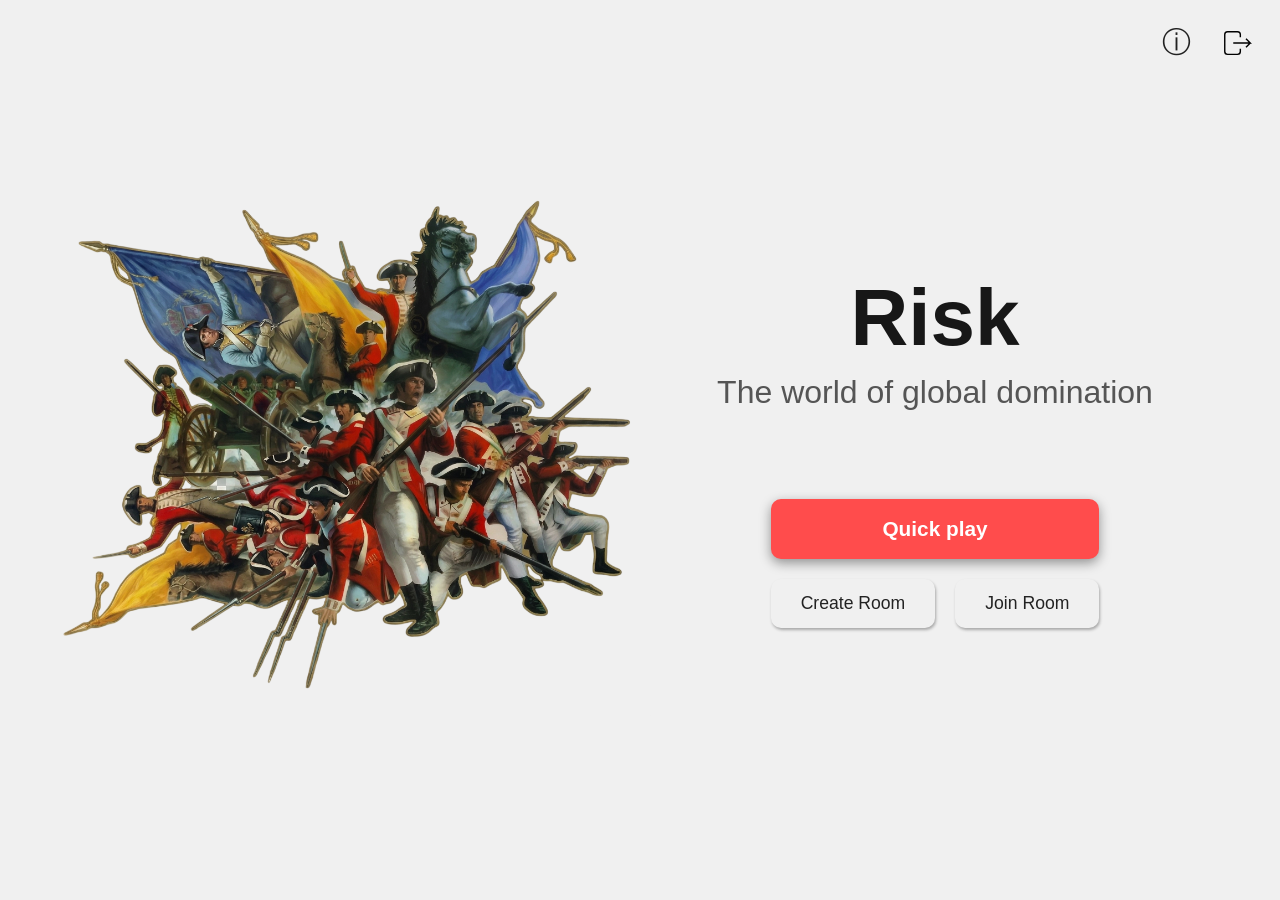
<file: public/index.html>
<!DOCTYPE html>
<html lang="en">

<head>
  <title>Home</title>
  <script type="module" src="./scripts/home.js"></script>
  <link rel="stylesheet" href="./styles/home.css" />
  <link rel="stylesheet" href="./styles/components_style.css">
  <link rel="stylesheet" href="./styles/animations.css">
  <link rel="shortcut icon" href="./assets/favicon.ico" type="image/x-icon" />
  <script type="module" src="./scripts/home_page/home.js"></script>
</head>

<body>
  <main>
    <section id="image-container">
      <img src="./assets/risk_logo.png" alt="risk_logo.png" id="risk-logo-img" />
    </section>

    <div id="notification-container" class="notification">
      <p id="notification-text"></p>
    </div>

    <section id="content-container">
      <header id="game-heading">
        <h1>Risk</h1>
        <h2>The world of global domination</h2>
      </header>

      <div id="join-room" class="disable-join">
        <form action="/join-room" method="post" id="join-form">
          <label for="roomId-text" id="room-title">Room-Id : </label>
          <input type="text" name="roomId" id="roomId-text" required autofocus><br>
          <div id="joinBtn-container">
            <button type="submit">Join</button>
          </div>
        </form>
      </div>

      <div id="actions-panel">
        <form method="post" action="/quick-play" id="quick-play-actions">
          <button type="submit" id="quick-play-btn">Quick play</button>
        </form>

        <div id="room-actions">
          <form action="/create-room" method="post">
            <button id="create-room-btn">Create Room</button>
          </form>

          <button id="join-room-btn">Join Room</button>
        </div>
      </div>
    </section>
    <section id="menu">
      <div class="game-info">
        <button id="game-info-btn">&#9432;</button>
      </div>
      <div class="game-info">
        <form action="/logout" method="post">
          <button id="logout-button" type="submit">
            <svg viewBox="0 0 24 24" id="logout-svg">
              <path
                d="M14 8v-2a2 2 0 0 0 -2 -2h-7a2 2 0 0 0 -2 2v12a2 2 0 0 0 2 2h7a2 2 0 0 0 2 -2v-2 M9 12h12l-3 -3 M18 15l3 -3" />
            </svg>
          </button>
        </form>
      </div>
    </section>
    <section id="game-information" class="game-info hidden">
      <article id="about">
        <h2>About</h2>
        <p>
          A strategy game of world domination. Capture territories, grow your
          armies, and eliminate opponents to control the entire world.
        </p>
      </article>

      <article id="objective">
        <h2>Objective</h2>
        <p>Conquer all 42 territories and defeat all players.</p>
      </article>

      <article id="turn-flow">
        <h2>Turn Flow</h2>
        <p>Each turn:</p>
        <ol>
          <li>
            <strong>Reinforce</strong> - Get armies (territories ÷ 3, [ min 3
            ] + continent bonuses + cards)
          </li>
          <li>
            <strong>Attack</strong> - Invade adjacent territories using troops
          </li>
          <li>
            <strong>Fortify</strong> - Move armies between your connected
            territories (once)
          </li>
        </ol>
      </article>

      <article id="combat">
        <h2>Combat</h2>
        <ol>
          <li>Attack with up to 3 troops (need 3+ army)</li>
          <li>Defender defends with up to 2 troops ( need 1+ army )</li>
          <li>
            Highest dice win → loser loses the number of troops they
            attacked/defended with
          </li>
          <li>
            In case of tie → attacker loses the number of troops they attacked
            with
          </li>
          <li>Capture territory when enemy has no army left</li>
        </ol>
      </article>

      <article id="cards">
        <h2>Cards</h2>
        <ol>
          <li>Gain 1 card if you capture a territory</li>
          <li>
            Trade sets for bonus armies [ all 3 unique/distinct set of cards ]
          </li>
          <li>Max 5 cards → must trade [ force trade ]</li>
          <li>Eliminating a player gives you their cards</li>
        </ol>
      </article>
    </section>
  </main>
</body>

</html>
</file>
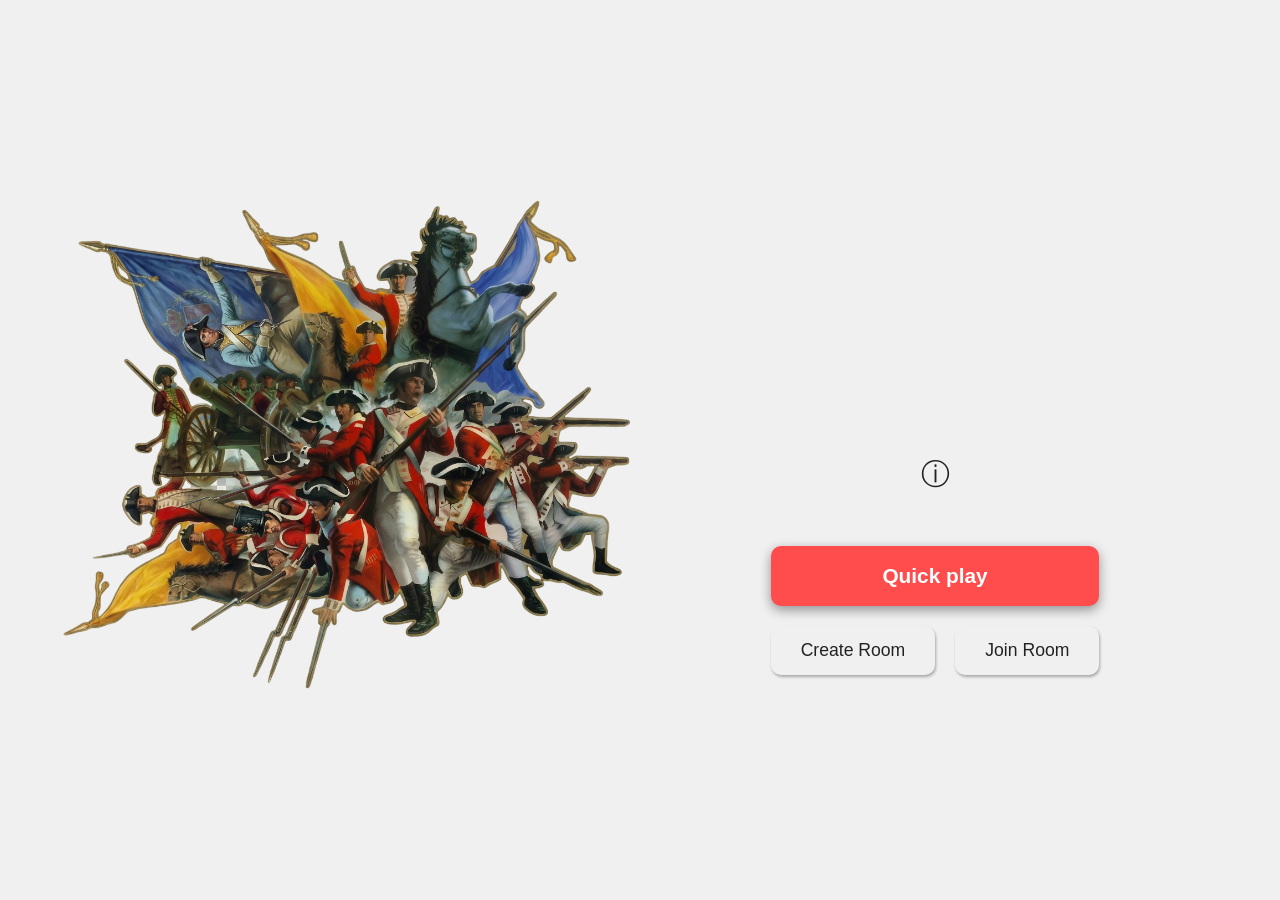
<file: public/home_page.html>
<!DOCTYPE html>
<html lang="en">
  <head>
    <title>Home</title>
    <link rel="stylesheet" href="./styles/home.css" />
  </head>
  <body>
    <main>
      <section id="image-container">
        <img
          src="./assets/risk_logo.png"
          alt="risk_logo.png"
          id="risk-logo-img"
        >
      </section>
      <section id="content-container">
        <header id="game-heading">
          <h1>Risk</h1>
          <h2>The world of global domination</h2>
        </header>

        <div id="game-info">
          <button id="game-info-btn">&#9432;</button>
        </div>

        <div id="actions-panel">
          <div id="quick-play-actions">
            <button id="quick-play-btn">Quick play</button>
          </div>

          <div id="room-actions">
            <button id="create-room-btn">Create Room</button>
            <button id="join-room-btn">Join Room</button>
          </div>
        </div>
      </section>
    </main>
  </body>
</html>
</file>
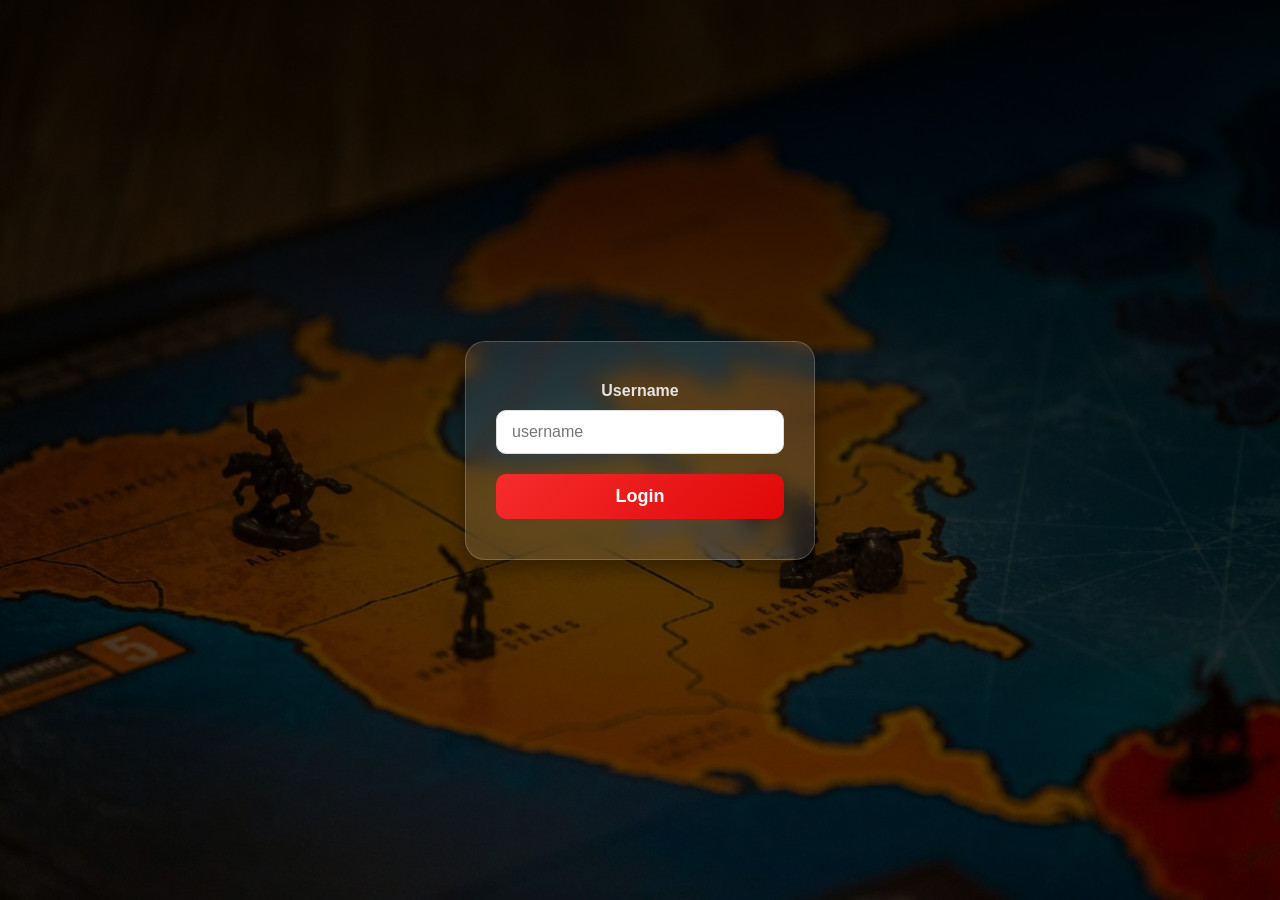
<file: public/login.html>
<!DOCTYPE html>
<html lang="en">

<head>
  <link rel="stylesheet" href="./styles/login.css" />
  <link rel="shortcut icon" href="./assets/favicon.ico" type="image/x-icon" />
  <title>Login</title>
</head>

<body>
  <form method="post" action="/login">
    <label for="username-input">Username</label>
    <input type="text" name="username" id="username-input" placeholder="username" required maxlength="10"
      minlength="2" />
    <button type="submit">Login</button>
  </form>
</body>

</html>
</file>
<file: public/styles/home.css>
:root {
  --color-bg-main: #f0f0f0;
  --text-primary: #171717;
  --text-secondary: #555;
  --text-inverse: #ffffff;
  --color-accent: #ff4c4c;
  --color-accent-hover: #ff1a1a;
  --color-input-focus: var(--color-accent);
  --color-button-text: #222;
  --color-button-hover-bg: #ddd;
  --color-icon-default: #222;
  --color-icon-hover-bg: #222;
  --color-icon-hover-text: #fff;
  --button-light-shadow: 1px 2px 3px rgba(0, 0, 0, 0.3);
  --shadow-soft: 0 4px 12px rgba(0, 0, 0, 0.4);
  --shadow-strong: 0 8px 20px rgba(255, 26, 26, 0.5);
}

* {
  margin: 0;
  padding: 0;
  box-sizing: border-box;
  font-family: "Montserrat", sans-serif;
}

body,
html {
  height: 100%;
  background-color: var(--color-bg-main);
  background-repeat: no-repeat;
  background-size: cover;
  overflow: hidden;
}

main {
  display: flex;
  height: 100vh;
}

#image-container {
  flex: 1;
  padding: 10em 0;
  position: relative;
  display: flex;
  justify-content: center;
  align-items: center;
  transition: transform 0.6s ease;
}

#risk-logo-img {
  transform: rotate(-90deg);
  width: 90%;
  height: auto;
}

#content-container {
  flex: 1;
  position: relative;
  display: flex;
  justify-content: center;
  align-items: center;
  padding: 50px;
  gap: 3em;
  flex-direction: column;
}

#menu {
  position: absolute;
  top: 20px;
  right: 20px;
  z-index: 2;
  display: flex;
  gap: 1em;
  justify-content: center;
  align-items: center;
}

#game-info-btn,
#logout-button {
  font-size: 1.8em;
  border: none;
  background: transparent;
  border-radius: 50%;
  width: 45px;
  height: 45px;
  cursor: pointer;
  color: var(--color-icon-default);
  transition: all 0.3s ease;
}

#logout-button {
  display: flex;
  justify-content: center;
  align-items: center;
}

#game-info-btn:hover {
  background: var(--color-icon-hover-bg);
  color: var(--color-icon-hover-text);
  transform: rotate(360deg);
}

#logout-svg {
  width: 100%;
  height: 100%;
  height: 34px;
  fill: none;
  stroke: black;
  stroke-width: 1;
}

#logout-button:hover {
  background-color: #222;
  transform: rotate(360deg);
  #logout-svg {
    stroke: white;
  }
}

#game-heading {
  text-align: center;
  margin-bottom: 40px;
  opacity: 0;
}

header h1 {
  font-size: 5em;
  font-weight: 700;
  margin-bottom: 10px;
  color: var(--text-primary);
  transition: all 0.3s ease;
}

header h2 {
  font-size: 2rem;
  font-weight: 400;
  color: var(--text-secondary);
  transition: all 0.3s ease;
}

#quick-play-actions {
  width: 100%;
  margin-bottom: 20px;
}

#quick-play-btn {
  width: 100%;
  border: none;
  padding: 18px 0;
  cursor: pointer;
  font-weight: 700;
  font-size: 1.3rem;
  border-radius: 10px;
  transition: all 0.3s ease;
  color: var(--text-inverse);
  animation: pulse 2s infinite;
  box-shadow: var(--shadow-soft);
  background-color: var(--color-accent);
}

#quick-play-btn:hover {
  background-color: var(--color-accent-hover);
  box-shadow: var(--shadow-strong);
  transform: scale(1.08);
}

#room-actions {
  display: flex;
  justify-content: center;
  gap: 20px;
}

#create-room-btn,
#join-room-btn {
  border: none;
  cursor: pointer;
  font-size: 1.1em;
  font-weight: 500;
  padding: 14px 30px;
  border-radius: 10px;
  transition: all 0.3s ease;
  background-color: transparent;
  color: var(--color-button-text);
  box-shadow: var(--button-light-shadow);
}

#create-room-btn:hover,
#join-room-btn:hover {
  background-color: var(--color-button-hover-bg);
  transform: translateY(-3px);
}

#game-information {
  position: absolute;
  top: 0;
  right: 0;
  width: 50%;
  height: 100%;
  padding: 60px 50px;
  display: flex;
  flex-direction: column;
  gap: 25px;
  transform: translateX(100%);
  transition: transform 1s ease-in, opacity 0.6s ease;
  overflow-y: scroll;
}

main.show-info #game-information {
  transform: translateX(0);
  opacity: 1;
}

main.show-info #content-container {
  transform: translateX(0);
  opacity: 0;
  pointer-events: none;
}

#image-container,
#content-container {
  transition: transform 1s ease-in, opacity 0.6s ease;
}

#game-information article {
  padding: 20px;
  border-radius: 10px;
  background: #f7f7f7;
}

#game-information h2 {
  margin-bottom: 8px;
  color: #222;
}

#game-information p,
#game-information li {
  color: #555;
  line-height: 1.5;
}

#game-information ol {
  padding-left: 18px;
}

#game-heading {
  opacity: 0;
}

main:not(.show-info) #game-heading {
  animation: fadeIn 1s ease-in forwards;
  animation-delay: 0.3s;
}

main.show-info #game-heading {
  opacity: 0;
  animation: none;
}

main:not(.show-info) #content-container {
  transition: transform 0.6s ease, opacity 0.6s ease;
}
</file>
<file: public/styles/components_style.css>
.sidebar-left {
  position: absolute;
  top: 45%;
  left: 2%;
  display: flex;
  flex-direction: column;
  gap: 20px;
  align-items: center;
}

.golden-cavalry-container {
  position: relative;
  top: 18px;
  width: 60px;
  height: 60px;
  display: flex;
  align-items: center;
  justify-content: center;
}

.army-stats {
  font-family: var(--primary-font);
  display: flex;
  align-items: center;
}

.stat-box {
  color: var(--text-primary);
  border: var(--ui-border);
  background: var(--color-surface);
  padding: 8px 14px;
  font-weight: bold;
}

.stat-box.large {
  font-size: 1.2em;
  box-shadow: 0 10px 15px rgba(0, 0, 0, 0.1);
}

.stat-box.side {
  color: var(--text-secondary);
  margin: 0 -1px;
}

.continent-list {
  display: grid;
  grid-template-columns: repeat(2, 1fr);
  gap: 12px;
}

.continent-pill {
  border-radius: 8px;
  padding: 10px 15px;
  font-size: 0.9em;
  font-weight: 700;
  text-align: center;
}

.pill-na {
  border: 2px solid var(--north-america-outline);
  color: var(--north-america-outline);
}

.pill-sa {
  border: 2px solid var(--south-america-outline);
  color: var(--south-america-outline);
}

.pill-eu {
  border: 2px solid var(--europe-outline);
  color: var(--europe-outline);
}

.pill-af {
  border: 2px solid var(--africa-outline);
  color: var(--africa-outline);
}

.pill-as {
  border: 2px solid var(--asia-outline);
  color: var(--asia-outline);
}

.pill-au {
  border: 2px solid var(--australia-outline);
  color: var(--australia-outline);
}

.action-menu {
  position: absolute;
  bottom: 40px;
  right: 40px;
  display: flex;
  gap: 15px;
}

.action-btn {
  width: 65px;
  height: 65px;
  border: var(--ui-border);
  border-radius: 50%;
  background: var(--color-surface);
  display: flex;
  flex-direction: column;
  align-items: center;
  justify-content: center;
  cursor: pointer;
  font-size: 0.7em;
  font-weight: 700;
  color: var(--text-secondary);
  transition: all 0.2s ease;
}

.action-btn svg {
  width: 24px;
  height: 24px;
  stroke-width: 2;
  margin-bottom: 4px;
}

.action-btn:hover {
  border-color: var(--text-primary);
  color: var(--text-primary);
  transform: translateY(-2px);
}

.card-alert {
  fill: red;
  cx: 38;
  cy: 10;
  r: 10;
}

.highlight-card-icon {
  background-color: var(--color-highlight-icon);
  animation: infinite jump 1s ease;
}

.icon {
  display: inline-block;
  font-size: 40px;
  cursor: pointer;
}

.icon-jump {
  animation: infinite jump 1s ease;
}

.glow {
  transform: translateY(-3px) scale(1.03);
  box-shadow:
    0 0 20px rgb(200, 238, 12),
    0 0 16px rgba(255, 215, 0, 0.5),
    0 8px 20px rgba(0, 0, 0, 0.25);
}

.glow-correct {
  transform: translateY(-3px) scale(1.03);
  box-shadow:
    0 0 20px rgb(61, 242, 6),
    0 0 16px rgba(101, 220, 16, 0.5),
    0 8px 20px rgba(0, 0, 0, 0.25);
}

.glow-wrong {
  transform: translateY(-3px) scale(1.03);
  box-shadow:
    0 0 20px rgb(255, 7, 7),
    0 0 16px rgba(255, 98, 14, 0.5),
    0 8px 20px rgba(0, 0, 0, 0.25);
}

#card-area,
#force-trade {
  z-index: 2;
  position: absolute;
  inset: 45% 54%;
  height: 23em;
  width: 40em;
  background: rgba(255, 255, 255, 0.15);
  backdrop-filter: blur(7px);
  border: 1px solid rgba(255, 255, 255, 0.2);
  box-shadow:
    0 8px 32px rgba(0, 0, 0, 0.2),
    inset 0 0 10px rgba(255, 255, 255, 0.1);
  border-radius: 12px;
  transition: all 0.6s ease-in;
}

.hidden {
  opacity: 0;
  transform: translateX(800px);
}

#card-area button,
#force-trade button {
  position: absolute;
  top: 88%;
  left: calc(50% - 3em);
  height: 2em;
  width: 3em;
}

#card-area > div,
#force-trade div {
  display: grid;
  grid-auto-flow: column;
  grid-auto-columns: 10em;
  gap: 0.5em;
  padding: 1em;
  width: 100%;
  height: 17em;
  overflow-x: auto;
  overflow-y: hidden;
}

.card {
  display: flex;
  justify-content: center;
  align-items: center;
  height: 14em;
  width: 9em;
  justify-content: center;
  background-repeat: no-repeat;
  border-radius: 10px;
  border: 1px solid black;
  transition: all 0.4s ease;
  width: 100%;
}

[data-card-type="canon"] {
  background-image: url(../assets/canon.png);
  background-position: center;
  background-size: cover;
}

[data-card-type="soldier"] {
  background-image: url(../assets/knight.png);
  background-size: cover;
  background-position: center;
}

[data-card-type="knight"] {
  background-size: cover;
  background-image: url(../assets/knight_on_horse.png);
  background-position: center;
}

[data-card-type="wild"] {
  background-size: cover;
  background-image: url(../assets/wild_card.jpeg);
  background-position: center;
}

#game-state-container {
  top: 20px;
  left: 20px;
  z-index: 100;
  padding: 0.6em;
  position: fixed;
  font-size: 1.3em;
  font-weight: 600;
  font-family: sans-serif;
  text-transform: uppercase;
}

.notification {
  position: fixed;
  display: none;
  width: 60%;
  left: 20%;
  top: 82%;
  height: auto;
  padding: 15px 30px;
  border-radius: 8px;
  border: 2px solid var(--text-primary);
  box-shadow: 0 8px 16px rgba(0, 0, 0, 0.4);
  opacity: 0;
  transition:
    transform 0.3s cubic-bezier(0.2, 0.8, 0.2, 1),
    opacity 0.3s ease;
  transform: translateY(20px);
  z-index: 1000;
}

.notification[style*="display: flex"] {
  transform: translateY(0);
}

.notification.success {
  background: var(--color-success);
}
.notification.fail {
  background: var(--color-fail);
}
.notification.info {
  background: var(--color-info);
}
.notification.warning {
  background: var(--color-warning);
}

#notification-text {
  color: var(--color-surface);
  font-family: var(--secondary-font);
  text-align: center;
  font-size: 1.9em;
  font-weight: bold;
  letter-spacing: 1px;
  text-shadow: 0 2px 4px rgba(0, 0, 0, 0.6);
  margin: 0;
}

.notification.success,
.notification.fail,
.notification.info,
.notification.warning {
  display: flex;
  justify-content: center;
  align-items: center;
  opacity: 0.8;
}

#skip-button {
  position: fixed;
  right: 3%;
  bottom: 20%;
  padding: 12px 22px;
  font-size: 16px;
  font-family: var(--primary-font);
  color: #3e3326;
  background: linear-gradient(to bottom, #f4e7c5, #e0cfa3);
  border: 2px solid #8b7d6a;
  border-radius: 8px;
  box-shadow:
    0 3px 6px rgba(0, 0, 0, 0.3),
    inset 0 1px 0 rgba(255, 255, 255, 0.6);
  cursor: pointer;
  transition: all 0.2s ease;
}

#skip-button:hover {
  background: linear-gradient(to bottom, #f8edcf, #e8d8b5);
  border-color: #c4a75c;
  box-shadow:
    0 4px 10px rgba(0, 0, 0, 0.4),
    0 0 6px rgba(196, 167, 92, 0.6);
  transform: translateY(-2px);
}

input[type="number"]::-webkit-outer-spin-button,
input[type="number"]::-webkit-inner-spin-button {
  -webkit-appearance: none;
  margin: 0;
}

#deploy-troops-container {
  position: absolute;
  transform: translateX(-50%) translateY(-80%);
  border: none;
  border-radius: 14px;
  background: transparent;
}

#deploy-troops-selector,
#deploy-actions {
  width: 8em;
  display: flex;
}

#deploy-troops-selector {
  justify-content: space-between;
  align-items: center;
  background: var(--color-bg-deploy-troop-selection);
  border-radius: 10px;
  overflow: hidden;
}

#deploy-actions {
  justify-content: space-between;
  gap: 10px;
}

#deploy-troops-form {
  display: flex;
  flex-direction: column;
  gap: 16px;
  padding: 10px;

  background: var(--color-bg-deploy-form);
  border-radius: 14px;
  box-shadow: 0 10px 25px rgba(0, 0, 0, 0.4);

  color: var(--text-tertiary);
  font-family: var(--primary-font);
  align-items: center;
  justify-content: center;
}

#deploy-troops-selector button,
#deploy-troops-btn,
#cancel-deploy-btn {
  border: none;
  cursor: pointer;
  transition: 0.2s;
}

#deploy-troops-selector button {
  width: 42px;
  height: 42px;
  background: var(--color-bg-deploy-selector-button);
  color: var(--text-tertiary);
  font-size: 18px;
}

#deploy-troops-selector button:hover {
  background: var(--color-bg-deploy-selector-button-hover);
}

#troop-count-input {
  height: 42px;
  border: none;
  outline: none;
  text-align: center;
  background: transparent;
  color: var(--text-tertiary);
  font-size: 16px;
}

#deploy-troops-btn,
#cancel-deploy-btn {
  flex: 1;
  padding: 0.4em 0;
  border-radius: 8px;
}

#deploy-troops-btn {
  background: var(--color-bg-deploy-button);
  color: var(--text-tertiary);
  font-weight: 600;
}

#cancel-deploy-btn {
  background: var(--color-bg-cancel-deploy);
  color: var(--color-tertiary);
  font-size: 16px;
}

#cancel-deploy-btn:hover {
  background: var(--color-bg-cancel-deploy-hover);
}

#deploy-troops-btn:hover,
#cancel-deploy-btn:hover {
  transform: scale(1.05);
}

#cancel-deploy-btn:active {
  transform: scale(0.9);
}

.intro-text {
  position: absolute;
  font-size: 32px;
  text-align: center;
  opacity: 0;
  animation: fadeInOut 4s ease forwards;
}

#winner-name {
  margin-top : 10px;
  margin-bottom : 10px;
}

@keyframes fadeInOut {
  0% {
    opacity: 0;
    transform: translateY(20px);
  }
  20% {
    opacity: 1;
    transform: translateY(0);
  }
  70% {
    opacity: 1;
  }
  100% {
    opacity: 0;
    transform: translateY(-20px);
  }
}

.winning-screen, #elimination-box {
  height: 100vh;
  width: 100vw;
  padding : 0px;
  margin : 0px;
  background: rgba(8, 8, 8, 0.88);
  display: flex;
  justify-content: center;
  align-items: center;
  overflow: hidden;
  position: absolute;
  top : 0px;
  left : 0px;
  line-height: 2em;
  color: rgb(183, 183, 183);
  font-family: "Georgia", serif;
}

#elimination-box {
  display : flex;
  flex-direction: column;
  gap : 20px
}

.hide-screen {
  display: none !important;
}
/* 
.winning-screen.show {
  opacity: 1;
  pointer-events: auto;
} */

.conquerors-scroll {
  position: absolute;
  top: 100%; /* start below screen */
  display: flex;
  flex-direction: column;
  align-items: center;
  gap: 60px;
  transition: opacity 1s ease;
  padding-top: 50vh;
  padding-bottom: 50vh;
}

/* .conquerors-scroll.show {
  
} */

.conqueror {
  /* position: absolute; */
  text-align: center;
  /* opacity: 0;
  transform: scale(0.8);
  transition: all 1s ease; */
}

.conquerors-scroll.show {
  animation: scroll 24s ease-out forwards;
}

@keyframes scroll {
  0% {
    transform: translateY(0%);
  }
  100% {
    transform: translateY(-100%);
  }
}

.conqueror img {
  width: 180px !important;
  height: 180px !important;
  object-fit: cover !important;

  border-radius: 50%;
  margin-bottom: 20px;
}

.conqueror h2 {
  margin: 10px 0;
  font-size: 28px;
  letter-spacing: 1px;
}

.conqueror p {
  font-size: 18px;
  font-style: italic;
  color: rgb(183, 183, 183);
  max-width: 400px;
  margin: 0 auto;
}

.final-winner {
  transform: scale(1.4);
}
.final-winner img {
  margin-top: 30px;
  width: 240px;
  height: 240px;
   border: 2px solid gold;
  box-shadow: 0 0 5px gold, 0 0 10px gold(0, 57%, 35%, 0.706); 
}

#loser-msg {
 font-size: 20px;
}

.final-winner h3 {
  font-size: 36px;
  color: #8b2626;
}

.final-winner p {
  font-size: 22px;
  color: #fff;
}

.fade-out {
  opacity: 0;
  filter: blur(4px);
  transition: opacity 1s ease, filter 1s ease;
}

@keyframes winnerGlow {
  0% {
    box-shadow: 0 0 20px gold;
  }
  50% {
    box-shadow: 0 0 60px gold;
  }
  100% {
    box-shadow: 0 0 20px gold;
  }
}

.final-winner img {
  animation: winnerGlow 2s infinite;
}

.glass-box {
  position: absolute;
  margin: 0 auto;
  z-index: 10;
  height: 40em;
  width: 40em;
  border-radius: 10px;
  display: flex;
  flex-direction: column;
  gap: 1em;
  justify-content: center;
  align-items: center;
  color: var(--color-glass-box);
  inset: 8%;
  transition: all 0.6s ease-in;
  /* box-shadow: 0 0 5px 4px rgba(15, 110, 194, 0.437); */
}

.d-none {
  transform: translateY(-60em);
}

.disable-join {
  display: none;
}

.remove-events {
  pointer-events: none;
}

#roomId-text {
  width: 65%;
  padding: 0.5em;
  border-radius: 4px;
}

#joinBtn-container {
  display: flex;
  align-items: center;
  justify-content: center;
  margin-top: 30px;
}

#elimination-box h2 {
 font-size: 42px;
}

#elimination-box h3 {
 font-size: 38px;
}

#winner-name {
  height: 20px;
  font-size: 20px;
}

#winner-quote {
  margin-bottom : 10px;
}

.loser-msg {
  color : rgb(230, 229, 229);
  line-height: 1.4em;
}

.home-btn a, .lose-btn a{
  text-decoration: none;
  color: rgb(22, 22, 22);
  background-color: #c5c2c2;
  font-size: 20px;
}

.lose-btn a {
  background: transparent;
}

.lose-btn {
padding : 0.5em 0.3em;
border-radius: 5px;
border : none;

}

#joinBtn-container button,
.home-btn a {
  padding: 0.3em;
  width: 35%;
  color: var(--text-inverse);
  box-shadow: var(--shadow-soft);
  background-color: var(--color-accent);
  border: none;
  border-radius: 5px;
  font-size: 20px;
}

#join-form {
  font-size: 20px;
  width: 300px;
}

#themes {
  anchor-name: --theme-anchor;
}

#theme-area {
  position-anchor: --theme-anchor;
  inset: auto;
  bottom: anchor(--theme-anchor top);
  left: calc(anchor(--theme-anchor left) - 2em);
  margin-bottom: 8px;
  padding: 8px;
  background-color: var(--color-surface);
  backdrop-filter: blur(12px);
  -webkit-backdrop-filter: blur(12px);
  border: none;
  border-radius: 8px;
  box-shadow: 0 4px 16px rgba(0, 0, 0, 0.2); /* Adds physical depth */
}

#theme-area ul {
  margin: 0;
  padding: 0;
}

#theme-area li {
  list-style: none;
}

#theme-area button {
  font-size: 1.1em;
  padding: 8px 12px;
  width: 100px;
  text-align: left;
  border-radius: 4px;
  border: none;
  margin-bottom: 2px;
  cursor: pointer;
  transition: background-color 0.2s ease;
  color: var(--text-primary);
  background-color: transparent;
  font-family: var(--primary-font);
}

#theme-area li:last-child button {
  margin-bottom: 0;
}

#theme-area button:hover {
  color: white;
  background-color: var(--color-bg-deploy-selector-button-hover);
}

#exit-confirm {
  border: var(--ui-border);
  border-radius: 12px;
  background: var(--color-surface);
  color: var(--text-primary);
  padding: 24px 32px;
  text-align: center;
  font-family: var(--primary-font);
}

#exit-confirm p {
  margin: 0 0 20px;
  font-size: 1.1em;
}

#exit-confirm-actions {
  display: flex;
  gap: 12px;
  justify-content: center;
}

#exit-confirm-actions button {
  padding: 8px 24px;
  border: var(--ui-border);
  border-radius: 8px;
  cursor: pointer;
  font-family: var(--primary-font);
  font-weight: 600;
  transition: all 0.2s ease;
}

#exit-cancel-btn {
  background: var(--color-surface);
  color: var(--text-secondary);
}

#exit-cancel-btn:hover {
  color: var(--text-primary);
}

#exit-confirm-btn {
  background: #c0392b;
  color: white;
  border-color: #c0392b;
}

#exit-confirm-btn:hover {
  background: #e74c3c;
}
</file>
<file: public/styles/animations.css>
@keyframes roll {
  0% {
    transform: scale(0) rotate;
    opacity: 0;
  }

  15% {
    transform: scale(1.3);
    opacity: 1;
  }

  30% {
    transform: scale(1);
  }

  45% {
    transform: scale(1.1);
  }

  60% {
    transform: scale(1);
  }

  75% {
    transform: scale(1.05);
  }

  90% {
    transform: scale(1);
  }

  100% {
    transform: scale(1);
  }
}

@keyframes jump {
  0% {
    transform: translateY(0);
  }

  30% {
    transform: translateY(-10px);
  }

  50% {
    transform: translateY(0);
  }

  70% {
    transform: translateY(-5px);
  }

  100% {
    transform: translateY(0);
  }
}

@keyframes friendly-breathe {
  0% {
    filter: drop-shadow(0px 0px 0px rgba(134, 0, 0, 0.3));
  }
  50% {
    filter: drop-shadow(0px 2px 3px rgba(134, 0, 0, 0.8));
  }
  100% {
    filter: drop-shadow(0px 0px 0px rgba(134, 0, 0, 0.3));
  }
}

@keyframes fadeIn {
  0% {
    opacity: 0;
    transform: translateY(-20px);
  }
  100% {
    opacity: 1;
    transform: translateY(0);
  }
}

@keyframes pulse {
  0% {
    transform: scale(1);
  }
  50% {
    transform: scale(1.02);
  }
  100% {
    transform: scale(1);
  }
}

@keyframes dots {
  0% {
    content: ".";
  }
  25% {
    content: "..";
  }
  50% {
    content: "...";
  }
  75% {
    content: "....";
  }
  100% {
    content: ".....";
  }
}

@keyframes pulse {
  0% {
    transform: scale(1);
  }
  50% {
    transform: scale(1.02);
  }
  100% {
    transform: scale(1);
  }
}

@keyframes shimmerMove {
  0% {
    background-position: 200% 0;
  }
  100% {
    background-position: -200% 0;
  }
}
</file>
<file: public/styles/login.css>
:root {
  --color-glass: rgba(255, 255, 255, 0.1);
  --color-glass-border: rgba(255, 255, 255, 0.2);
  --text-primary: #e4e4e4;
  --text-inverse: #ffffff;
  --color-input-border: #ddd;
  --color-input-focus: #ff7e5f;
  --color-input-focus-shadow: rgba(255, 126, 95, 0.4);
  --color-accent-start: #f62c2c;
  --color-accent-end: #df0808;
  --color-accent-hover-start: #f23c3c;
  --color-accent-hover-end: #ef2f2f;
  --shadow-soft: 0 8px 20px rgba(0, 0, 0, 0.37);
  --shadow-hover: 0 12px 40px rgba(0, 0, 0, 0.4);
}

* {
  margin: 0;
  padding: 0;
  box-sizing: border-box;
  font-family: "Poppins", sans-serif;
}

body {
  height: 100vh;
  display: flex;
  justify-content: center;
  align-items: center;
  background:
    linear-gradient(rgba(0, 0, 0, 0.8), rgba(0, 0, 0, 0.5)),
    url("../assets/territory.jpg");
  background-position: center;
  background-size: cover;
  background-repeat: no-repeat;
}

form {
  background: var(--color-glass);
  padding: 40px 30px;
  border-radius: 20px;
  box-shadow: var(--shadow-soft);
  backdrop-filter: blur(10px);
  border: 1px solid var(--color-glass-border);
  width: 350px;
  text-align: center;
  transition:
    transform 0.3s ease,
    box-shadow 0.3s ease;
}

form:hover {
  transform: scale(1.03);
  box-shadow: var(--shadow-hover);
}

label {
  display: block;
  margin-bottom: 10px;
  font-weight: 600;
  color: var(--text-primary);
}

input[type="text"] {
  width: 100%;
  padding: 12px 15px;
  margin-bottom: 20px;
  border: 1px solid var(--color-input-border);
  border-radius: 10px;
  font-size: 16px;
  transition: 0.3s;
}

input[type="text"]:focus {
  border-color: var(--color-input-focus);
  outline: none;
  box-shadow: 0 0 8px var(--color-input-focus-shadow);
}

button {
  width: 100%;
  padding: 12px 0;
  border: none;
  border-radius: 10px;
  background: linear-gradient(
    135deg,
    var(--color-accent-start),
    var(--color-accent-end)
  );
  color: var(--text-inverse);
  font-size: 18px;
  font-weight: bold;
  cursor: pointer;
  transition:
    background 0.3s,
    transform 0.2s;
}

button:hover {
  background: linear-gradient(
    135deg,
    var(--color-accent-hover-start),
    var(--color-accent-hover-end)
  );
  transform: scale(1.02);
}
</file>
